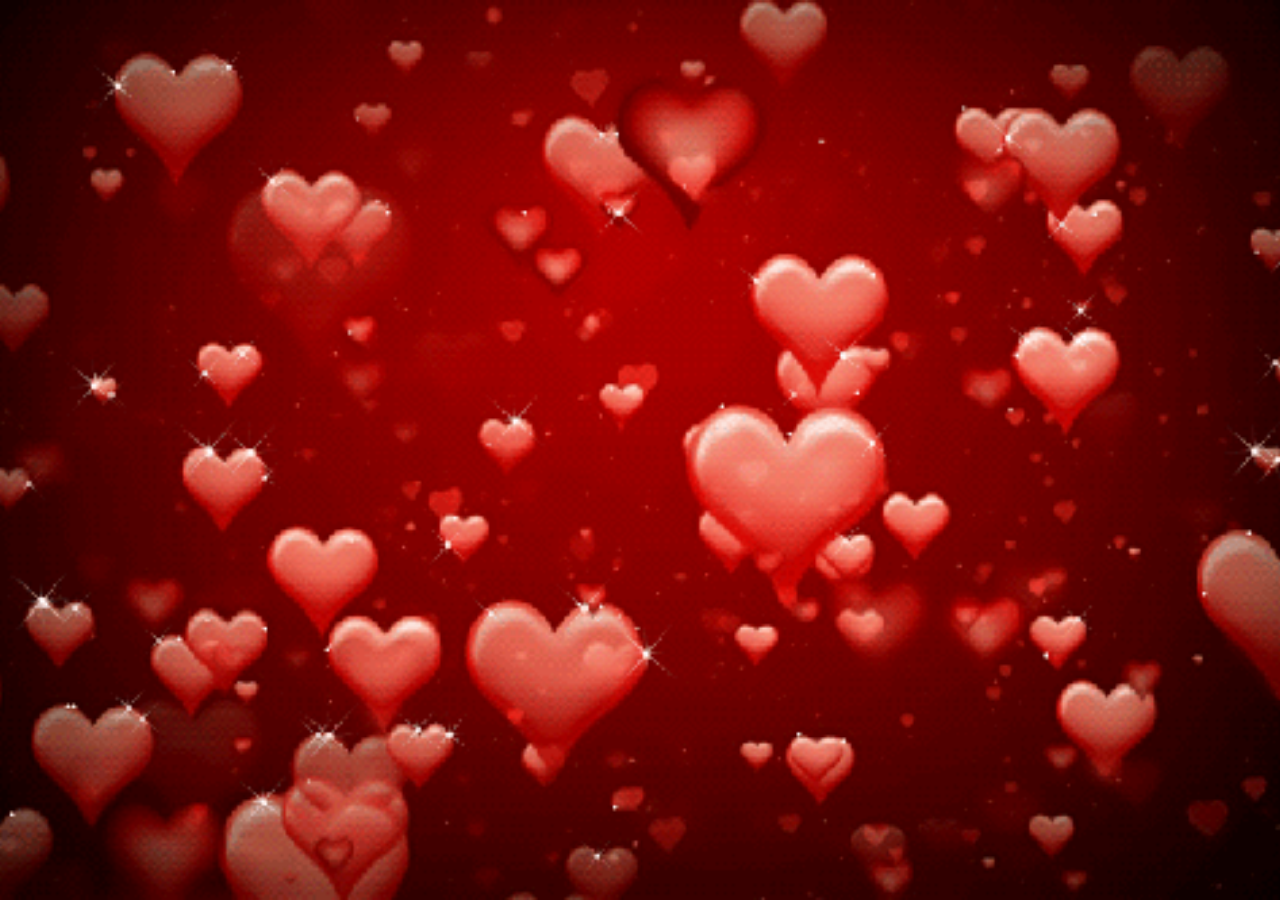
<file: Documents/Shamah/index.html>
<!DOCTYPE html>
<html lang="en">
<head>
    <meta charset="UTF-8">
    <meta name="viewport" content="width=device-width, initial-scale=1.0">
    <title>Happy Birthday, Shamah!</title>
    <link rel="stylesheet" href="styles.css">
</head>
<body>
    <div class="starter" id="starter">
        <img src="img/floatingHearts.gif" alt="">
    </div>
    <div class="landing-container">
        <div class="landing-content">
            <div class="animation">
                <img src="img/floatingHearts.gif" alt="Floating Hearts Animation">
            </div>
            <h1>Happy Birthday, My Baby Shamah!</h1>
            <p>For you, I breathe. For you, I live</p>
            <button class="enter-button">Enter</button>
        </div>
    </div>
    <!-- <audio id="background-music" loop>
        <source src="path/to/background-music.mp3" type="audio/mpeg">
    </audio> -->
    <script src="script.js"></script>
</body>
</html>
</file>
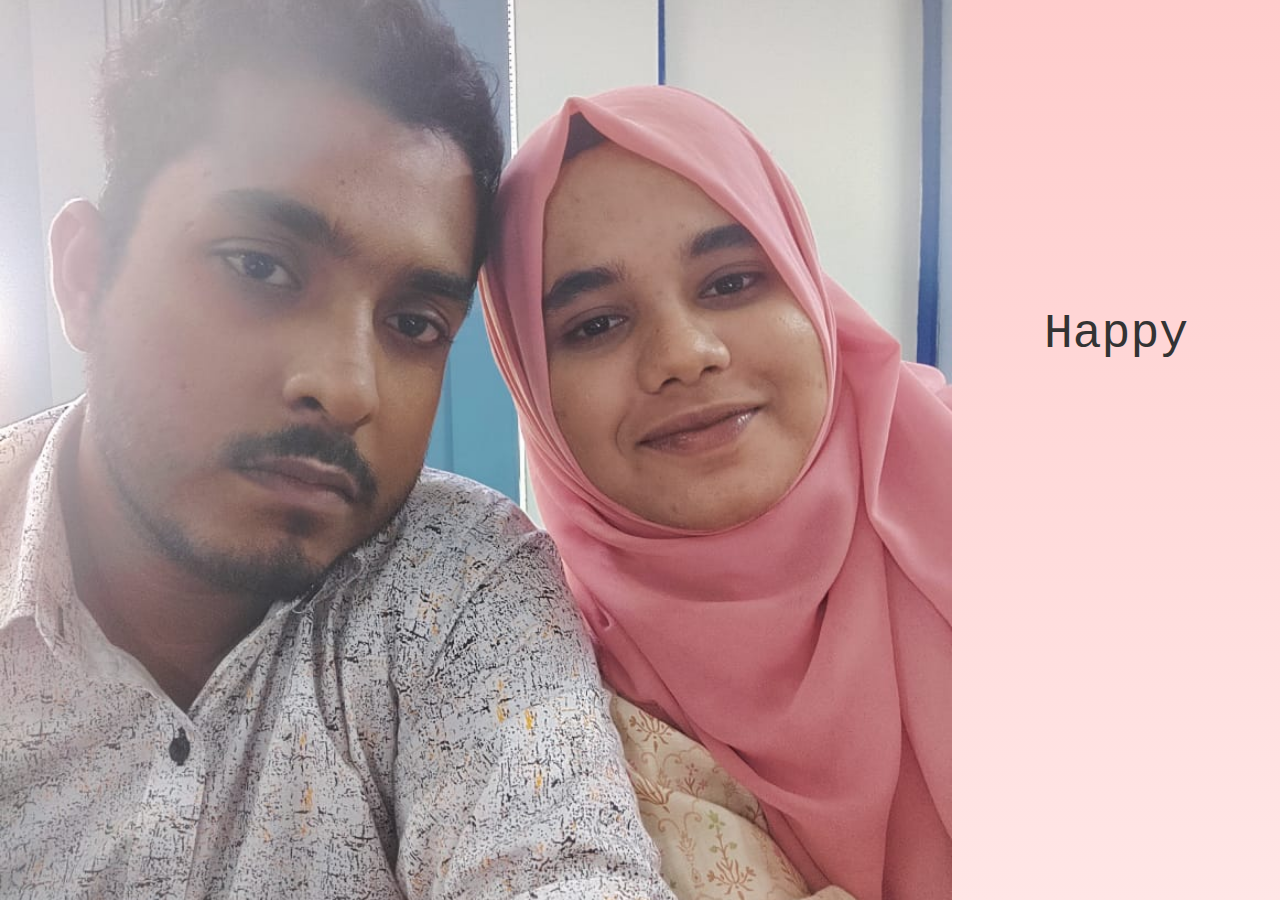
<file: Documents/Shamah/our-story.html>
<!DOCTYPE html>
<html lang="en">
<head>
    <meta charset="UTF-8">
    <meta name="viewport" content="width=device-width, initial-scale=1.0">
    <link rel="stylesheet" href="style.css">
    <title>Shamah - My Love</title>
</head>
<body>
    <div class="container">
        <div class="image">
            <img src="img/img1.jpeg" class="carousel-slide" alt="">
            <img src="img/img2.jpeg" class="carousel-slide" alt="">
            <img src="img/img3.jpeg" class="carousel-slide" alt="">
            <img src="img/img4.jpeg" class="carousel-slide" alt="">
        </div>
        <div class="ct1" id="ct">
        </div>
        <button id="redirectBtn" onclick="redirectToPage()">Click me!</button>
    </div>
    <script src="app.js"></script>
</body>
</html>
</file>
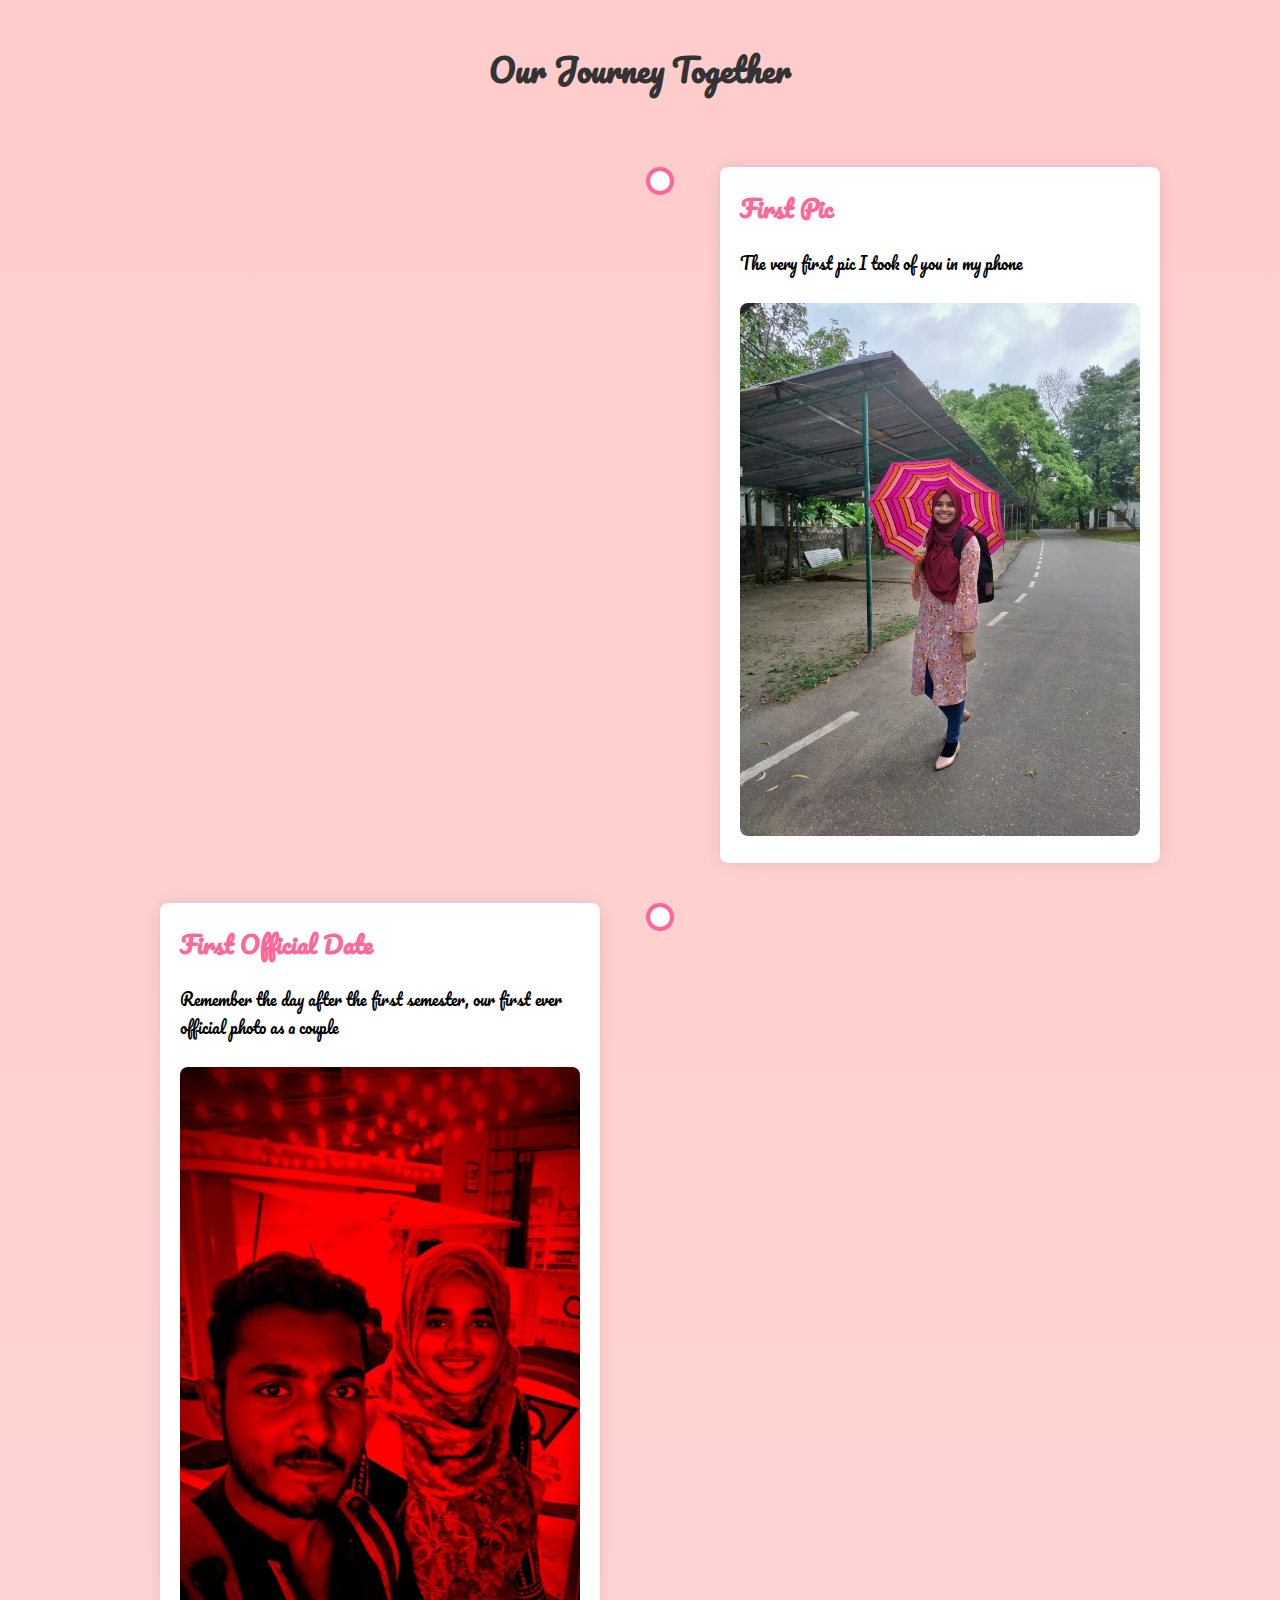
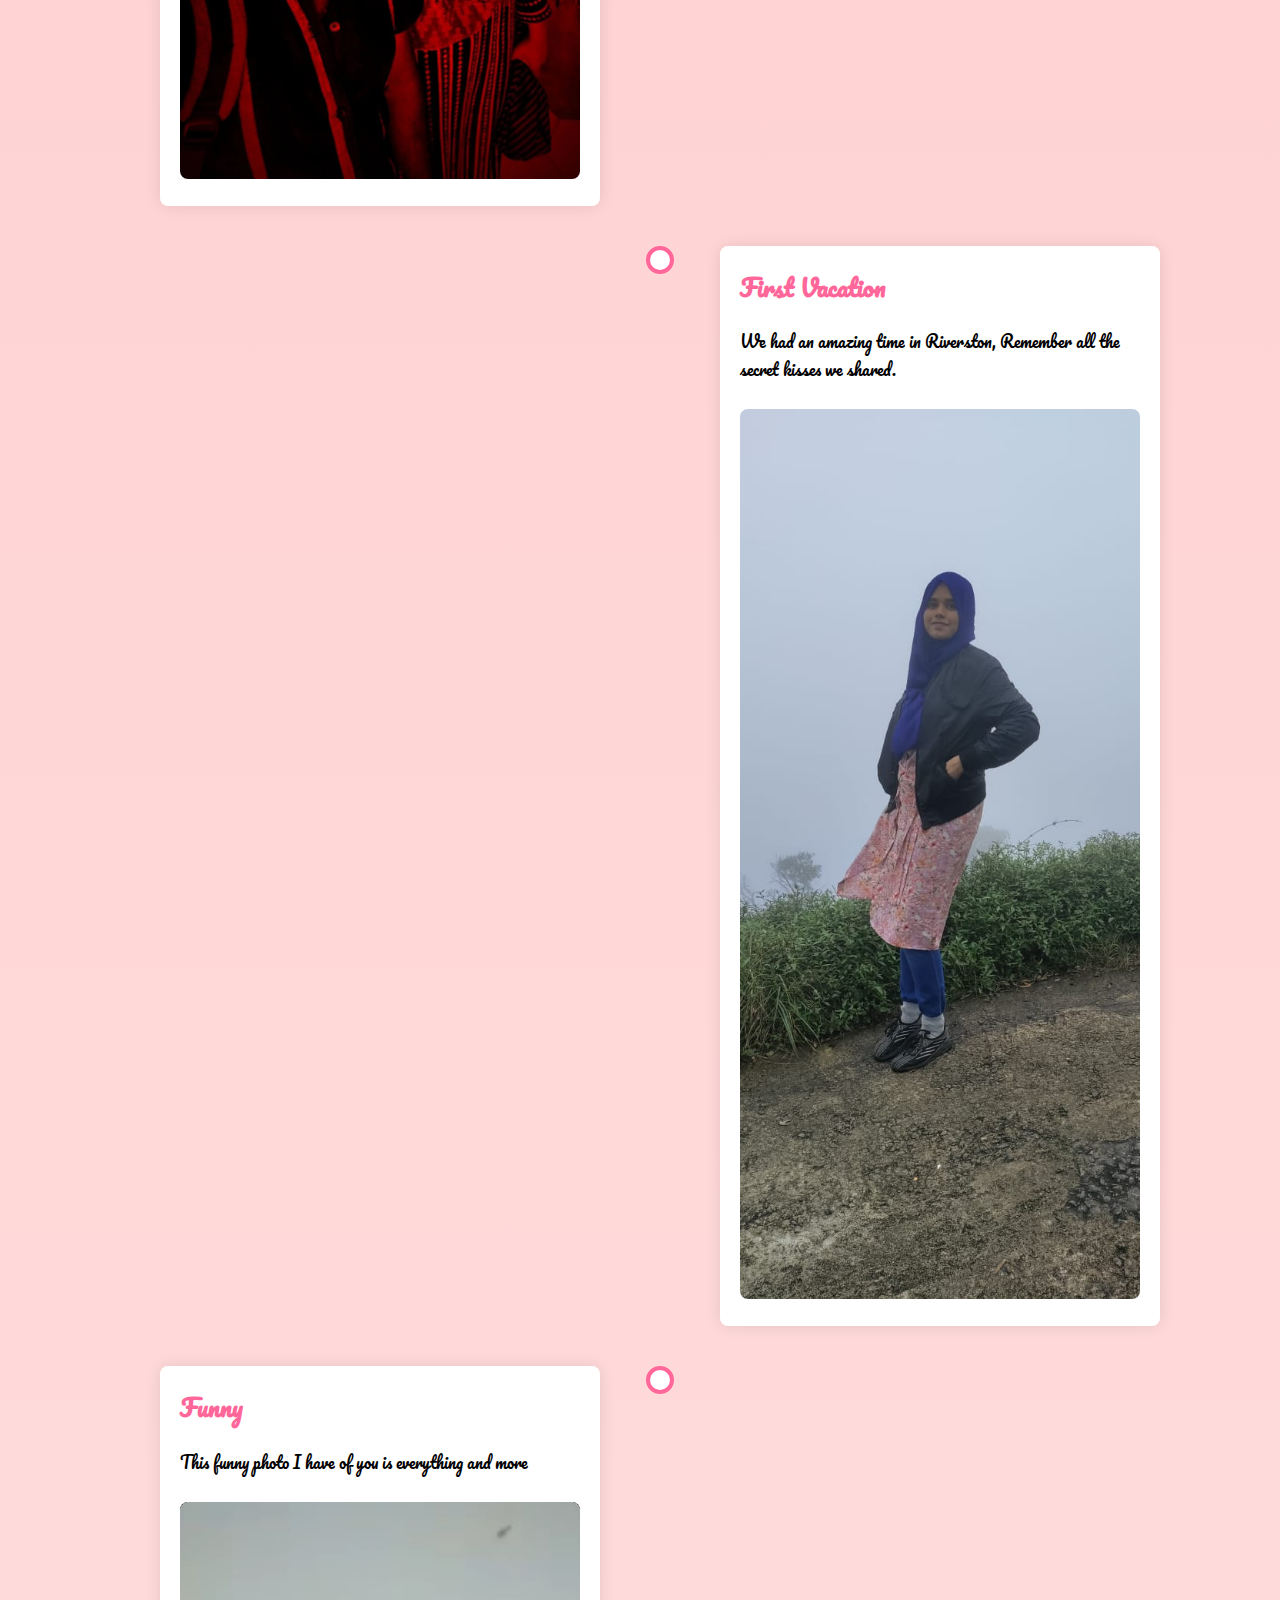
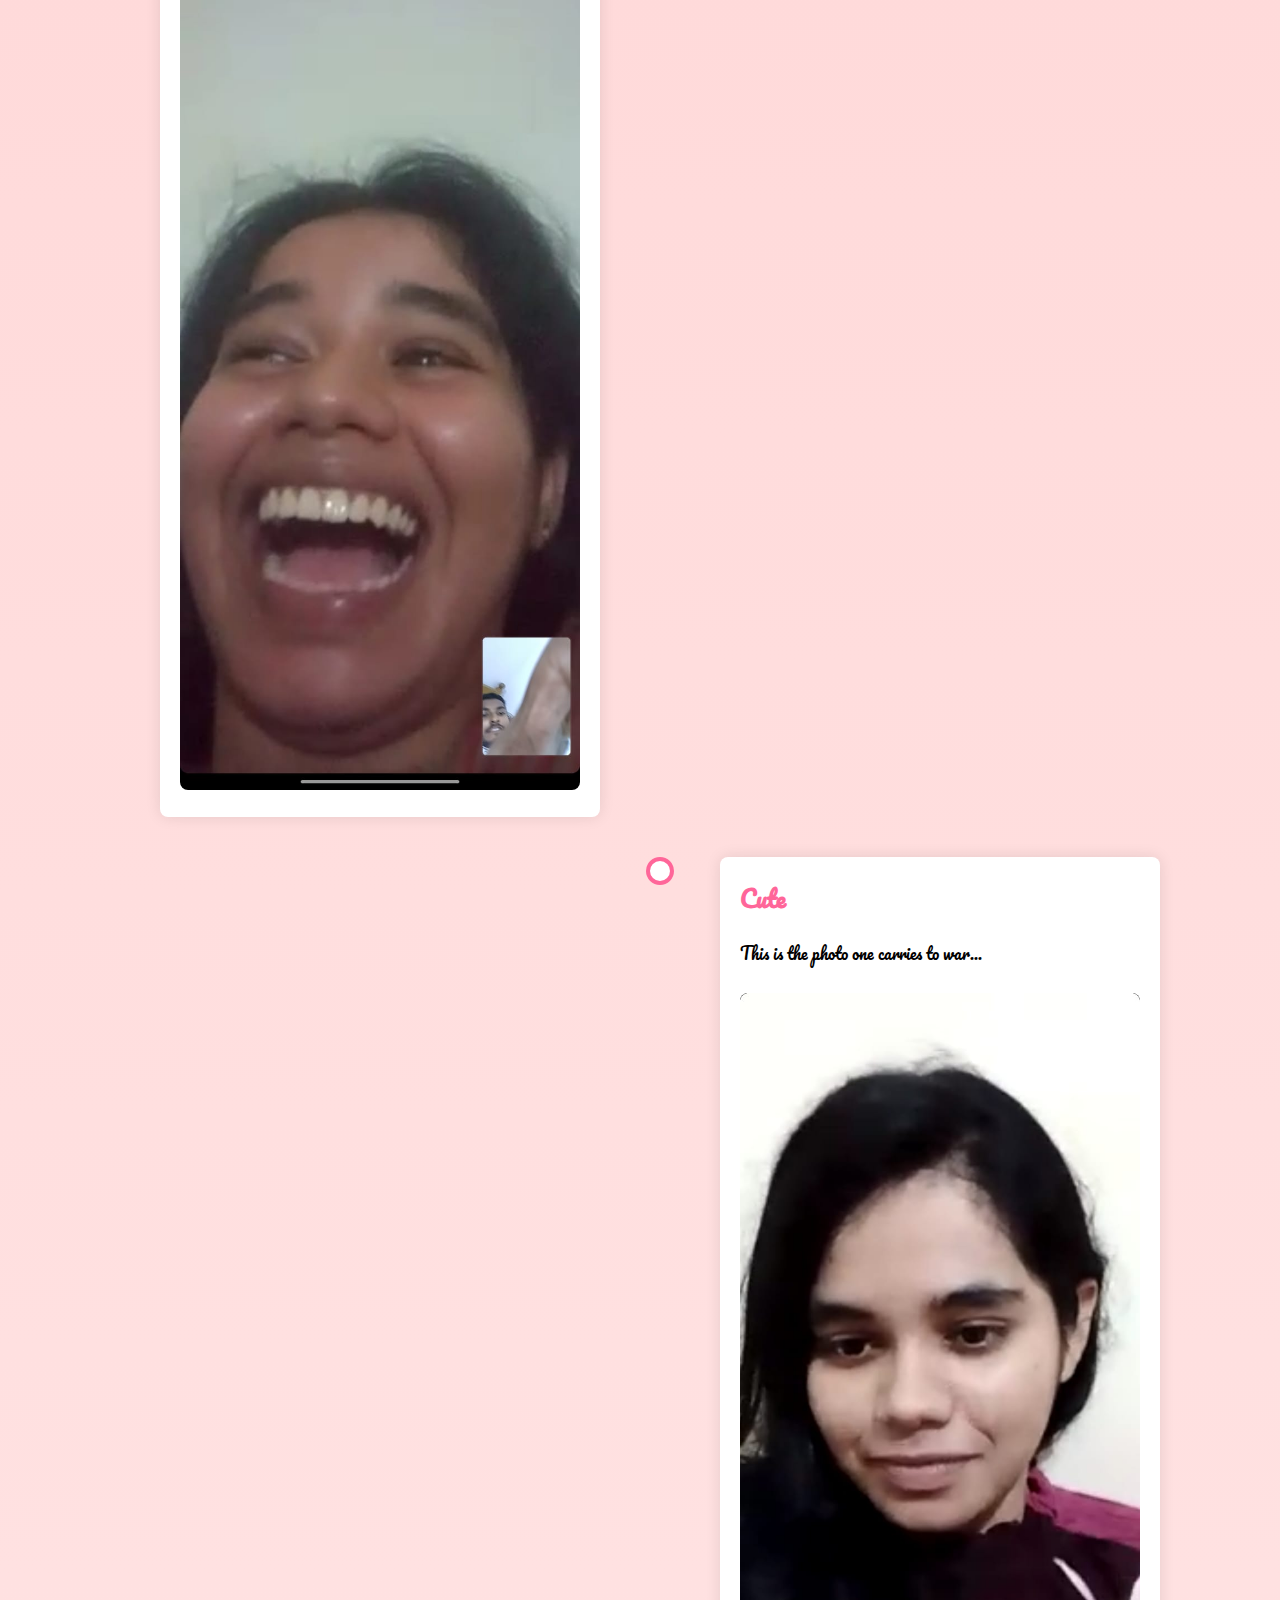
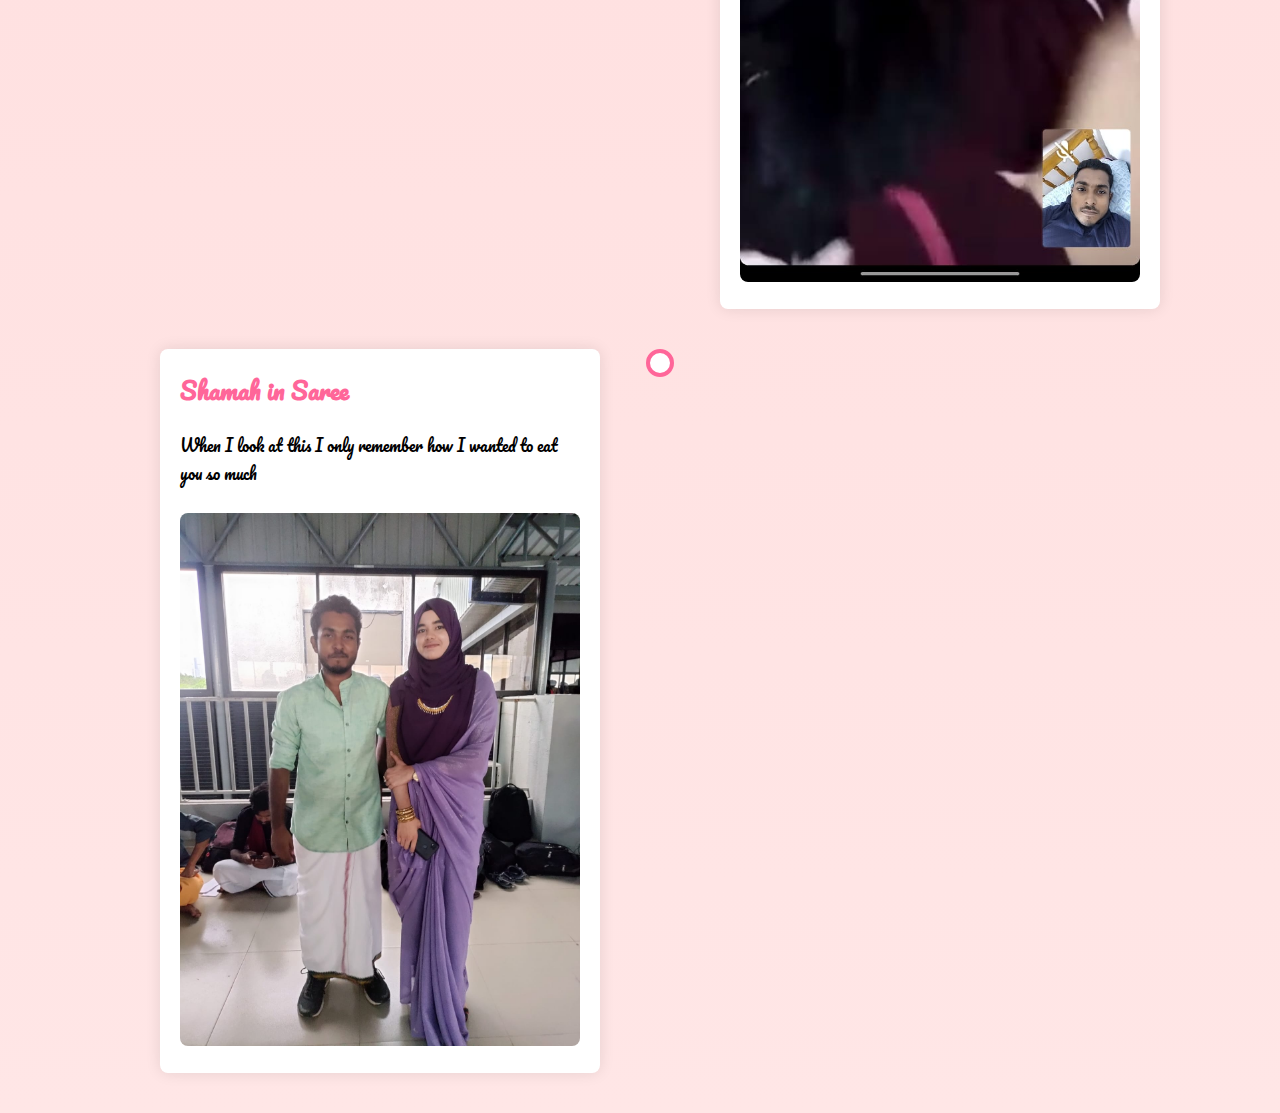
<file: Documents/Shamah/timeline.html>
<!DOCTYPE html>
<html lang="en">
<head>
    <meta charset="UTF-8">
    <meta name="viewport" content="width=device-width, initial-scale=1.0">
    <title>Our Story - Timeline</title>
    <link rel="stylesheet" href="timeline.css">
</head>
<body>
    <div class="timeline-container">
        <h1>Our Journey Together</h1>
        <div class="timeline">
            <div class="timeline-event" id="event1">
                <div class="event-content">
                    <h2>First Pic</h2>
                    <p>The very first pic I took of you in my phone</p>
                    <img src="img/first.jpeg" alt="First Meeting">
                </div>
            </div>
            <div class="timeline-event" id="event2">
                <div class="event-content">
                    <h2>First Official Date</h2>
                    <p>Remember the day after the first semester, our first ever official photo as a couple</p>
                    <img src="img/firstOfficial.jpeg" alt="First Date">
                </div>
            </div>
            <div class="timeline-event" id="event3">
                <div class="event-content">
                    <h2>First Vacation</h2>
                    <p>We had an amazing time in Riverston, Remember all the secret kisses we shared.</p>
                    <img src="img/vacay.jpeg" alt="First Vacation">
                </div>
            </div>
            <div class="timeline-event" id="event4">
                <div class="event-content">
                    <h2>Funny</h2>
                    <p>This funny photo I have of you is everything and more</p>
                    <img src="img/funny.jpeg" alt="Anniversary">
                </div>
            </div>
            <div class="timeline-event" id="event5">
                <div class="event-content">
                    <h2>Cute</h2>
                    <p>This is the photo one carries to war...</p>
                    <img src="img/cute.jpeg" alt="Anniversary">
                </div>
            </div>
            <div class="timeline-event" id="event6">
                <div class="event-content">
                    <h2>Shamah in Saree</h2>
                    <p>When I look at this I only remember how I wanted to eat you so much</p>
                    <img src="img/vani.jpeg" alt="Anniversary">
                </div>
            </div>
        </div>
    </div>
    <script src="timeline.js"></script>
</body>
</html>
</file>
<file: Documents/Shamah/styles.css>
body, html {
    margin: 0;
    padding: 0;
    width: 100%;
    height: 100%;
    font-family: 'Arial, sans-serif';
    overflow: hidden;
}

.starter {
    width: 100%;
    height: 100%;
    position: absolute;
    z-index: 1000;
    transition: opacity 2s ease, z-index 2s ease;
}

.starter img {
    width: 100%;
    height: 100%;
    object-fit: cover;
}

.landing-container {
    display: flex;
    justify-content: center;
    align-items: center;
    width: 100%;
    height: 100vh;
    background: linear-gradient(to bottom, #ffcccc, #ffe6e6);
    position: relative;
}

.landing-content {
    text-align: center;
    color: #333;
    padding: 20px;
    background: rgba(255, 255, 255, 0.8);
    border-radius: 10px;
    box-shadow: 0 0 15px rgba(0, 0, 0, 0.1);
}

.animation img {
    width: 100px;
    height: auto;
    margin-bottom: 20px;
}

h1 {
    font-size: 3em;
    margin: 0;
}

p {
    font-size: 1.5em;
    margin: 20px 0;
}

.enter-button {
    padding: 10px 20px;
    font-size: 1.2em;
    color: white;
    background-color: #ff6699;
    border: none;
    border-radius: 5px;
    cursor: pointer;
    transition: background-color 0.3s;
}

.enter-button:hover {
    background-color: #ff3366;
}
</file>
<file: Documents/Shamah/style.css>
@import url('https://fonts.googleapis.com/css2?family=Pacifico&display=swap');

body {
    font-family: 'Courier New', Courier, monospace;
    /* font-family: 'Pacifico'; */
    background-color: #f4f4f9;
    color: #333;
    margin: 0;
    padding: 0;
    overflow: hidden;
}

* {
    margin: 0;
    padding: 0;
}

*::selection {
    background-color: black;
    color: white;
}

.container{
    width: 100%;
    display: grid;
    grid-template-columns: 1fr 1fr 1fr 1fr;
    grid-template-rows: 1fr 1fr 1fr 1fr;
    gap: 2rem;
    background: linear-gradient(to bottom, #ffcccc, #ffe6e6);
}

img {
    width: 100%;
    max-height: 100vh;
    object-fit: cover;
}

.image {
    grid-column: 1 / 4;
    grid-row: 1 / 5;
}

.ct1 {
    grid-column: 4 / 5;
    grid-row: 1 / 4;
    place-self: center;
    font-size: 3rem;
    text-align: center;
    padding-right: 2rem;
}

#redirectBtn {
    display: none;
    grid-column: 4 / 5;
    grid-row: 4 / 5;
    font-size: 18px;
    text-align: center;
    background-color: #ffcccc;
    border: none;
    border-radius: 5px;
    padding: 10px;
    cursor: pointer;
    width: 70%;
    height: 40%;
    place-self: center;
  }

.popup{
    display: none; /* Hidden by default */
    position: fixed; /* Stay in place */
    z-index: 1; /* Sit on top */
    left: 0;
    top: 0;
    width: 100%; /* Full width */
    height: 100%; /* Full height */
    overflow: auto; /* Enable scroll if needed */
    background-color: rgb(0,0,0); /* Fallback color */
    background-color: rgba(0,0,0,0.4); /* Black w/ opacity */
}

.popup-content{
    background-color: #dd646478;
    margin: 25% auto 25% auto;
    padding: 20px;
    border: 1px solid #333333cd;
    width: 30%;
    display: grid;
    grid-template-rows: 1fr 1fr;
    place-items: center;
}

.popup-content p{
    color: aliceblue;
    text-shadow: 1px #333;
}

button{
    text-decoration: none;
    padding: 0.5rem 1rem;
    border-radius: 20px;
    transition: background-color 0.3s ease;
}

.btn{
    background-color: #ac4d4dbf;
    color: #fff;
}

a{
    text-decoration: none;
    color: #fff;

}


@media (max-width: 768px) {
    .container {
        display: block;
    }

    .image {
        grid-column: 1 / 5;
        grid-row: 1 / 2;
    }

    .ct1 {
        grid-column: 1 / 5;
        grid-row: 2 / 3;
        font-size: 2rem;
        padding: 20px;
    }

    img {
        width: 100%;
        max-height: 50vh;
    }
}
</file>
<file: Documents/Shamah/timeline.css>
@import url('https://fonts.googleapis.com/css2?family=Pacifico&display=swap');

body, html {
    margin: 0;
    padding: 0;
    font-family: 'Pacifico';
    /* background-color: #f9f9f9; */
    background: linear-gradient(to bottom, #ffcccc, #ffe6e6);
    overflow-x: hidden;
}

.timeline-container {
    width: 100%;
    padding: 20px;
    box-sizing: border-box;
}

h1 {
    text-align: center;
    margin-bottom: 50px;
    color: #333;
}

.timeline {
    position: relative;
    max-width: 1000px;
    margin: auto;
}

.timeline-event {
    display: flex;
    justify-content: flex-end;
    padding: 20px;
    position: relative;
    width: 100%;
}

.timeline-event:nth-child(even) {
    justify-content: flex-start;
}

.event-content {
    background: white;
    padding: 20px;
    border-radius: 8px;
    box-shadow: 0 0 15px rgba(0, 0, 0, 0.1);
    width: 40%;
    position: relative;
}

.timeline-event:nth-child(even) .event-content {
    align-self: flex-start;
}

.event-content h2 {
    margin-top: 0;
    color: #ff6699;
}

.event-content img {
    width: 100%;
    border-radius: 8px;
    margin-top: 10px;
}

.timeline::before {
    content: '';
    position: absolute;
    width: 6px;
    background-color: #ff6699;
    top: 0;
    bottom: 0;
    left: 50%;
    transform: translateX(-50%);
    z-index: -1;
}

.timeline-event::before {
    content: '';
    position: absolute;
    width: 20px;
    height: 20px;
    background-color: #fff;
    border: 4px solid #ff6699;
    top: 20px;
    left: 50%;
    transform: translateX(-50%);
    border-radius: 50%;
    z-index: 1;
}
</file>
